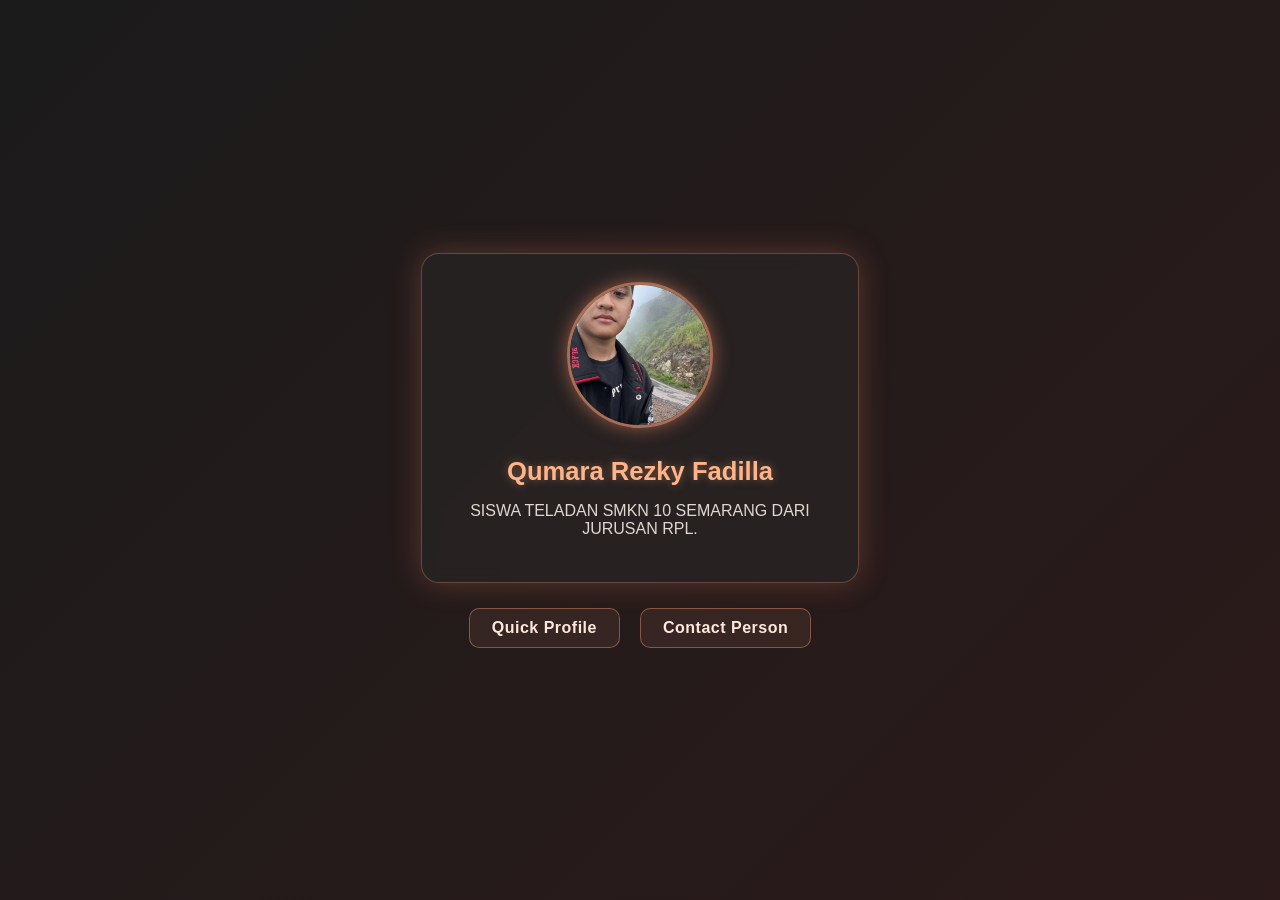
<file: index.html>
<!DOCTYPE html>
<html lang="id">
<head>
  <meta charset="UTF-8">
  <meta name="viewport" content="width=device-width, initial-scale=1.0">
  <title>Perkenalan Diri</title>
  <link rel="stylesheet" href="../css/test.css">
</head>
<body>
  <div class="card">
    <img src="images/kumartelomoyo.jpg" alt="profile photo">
    <h2>Qumara Rezky Fadilla</h2>
    <p>SISWA TELADAN SMKN 10 SEMARANG DARI JURUSAN RPL.</p>
  </div>

  <nav>
    <ul>
      <li><a href="about.html">Quick Profile</a></li>
      <li><a href="biodata.html">Contact Person</a></li>
    </ul>
  </nav>
</body>
</html>
</file>
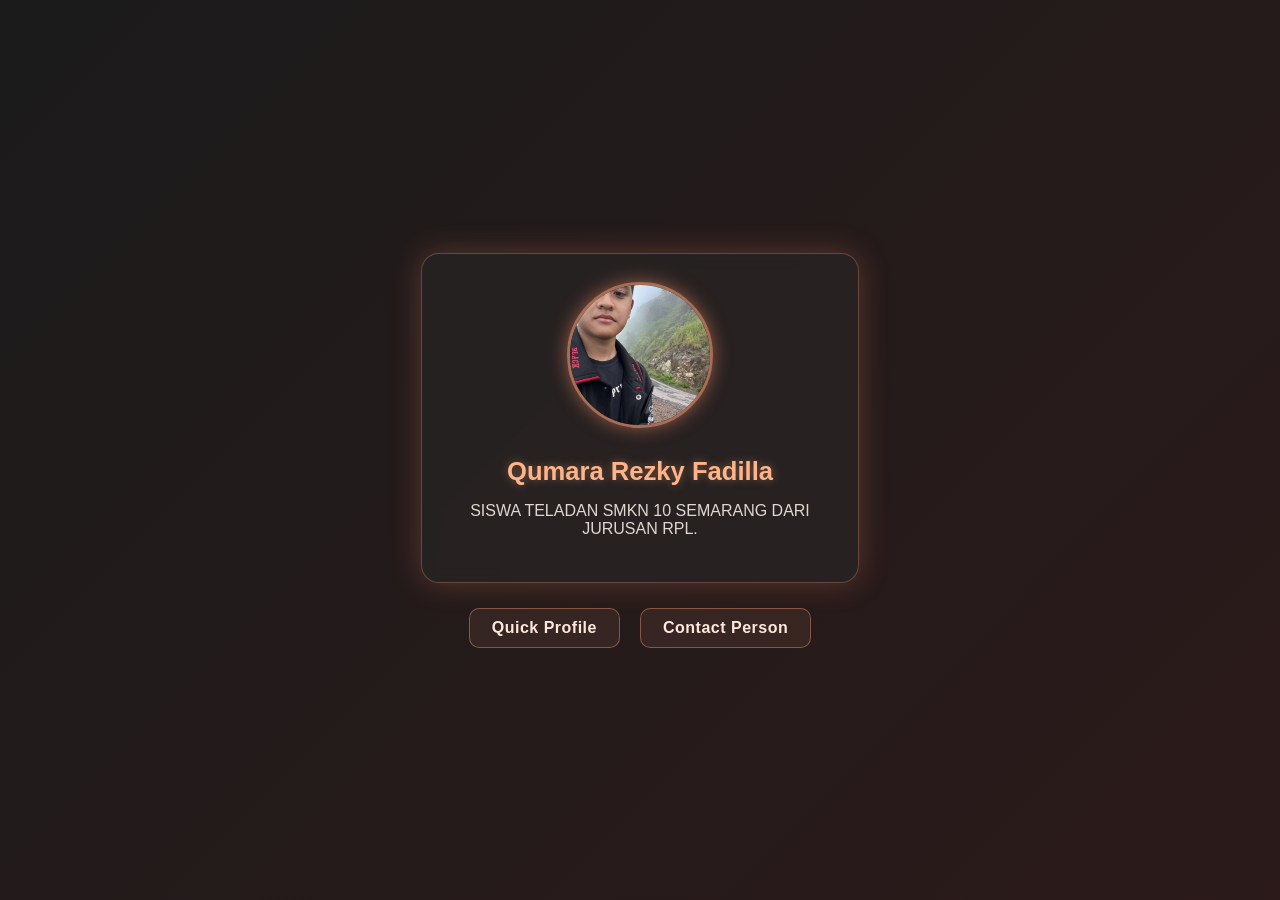
<file: html/index.html>
<!DOCTYPE html>
<html lang="id">
<head>
  <meta charset="UTF-8">
  <meta name="viewport" content="width=device-width, initial-scale=1.0">
  <title>Perkenalan Diri</title>
  <link rel="stylesheet" href="../css/test.css">
</head>
<body>
  <div class="card">
    <img src="../images/kumartelomoyo.jpg" alt="profile photo">
    <h2>Qumara Rezky Fadilla</h2>
    <p>SISWA TELADAN SMKN 10 SEMARANG DARI JURUSAN RPL.</p>
  </div>

  <nav>
    <ul>
      <li><a href="about.html">Quick Profile</a></li>
      <li><a href="biodata.html">Contact Person</a></li>
    </ul>
  </nav>
</body>
</html>
</file>
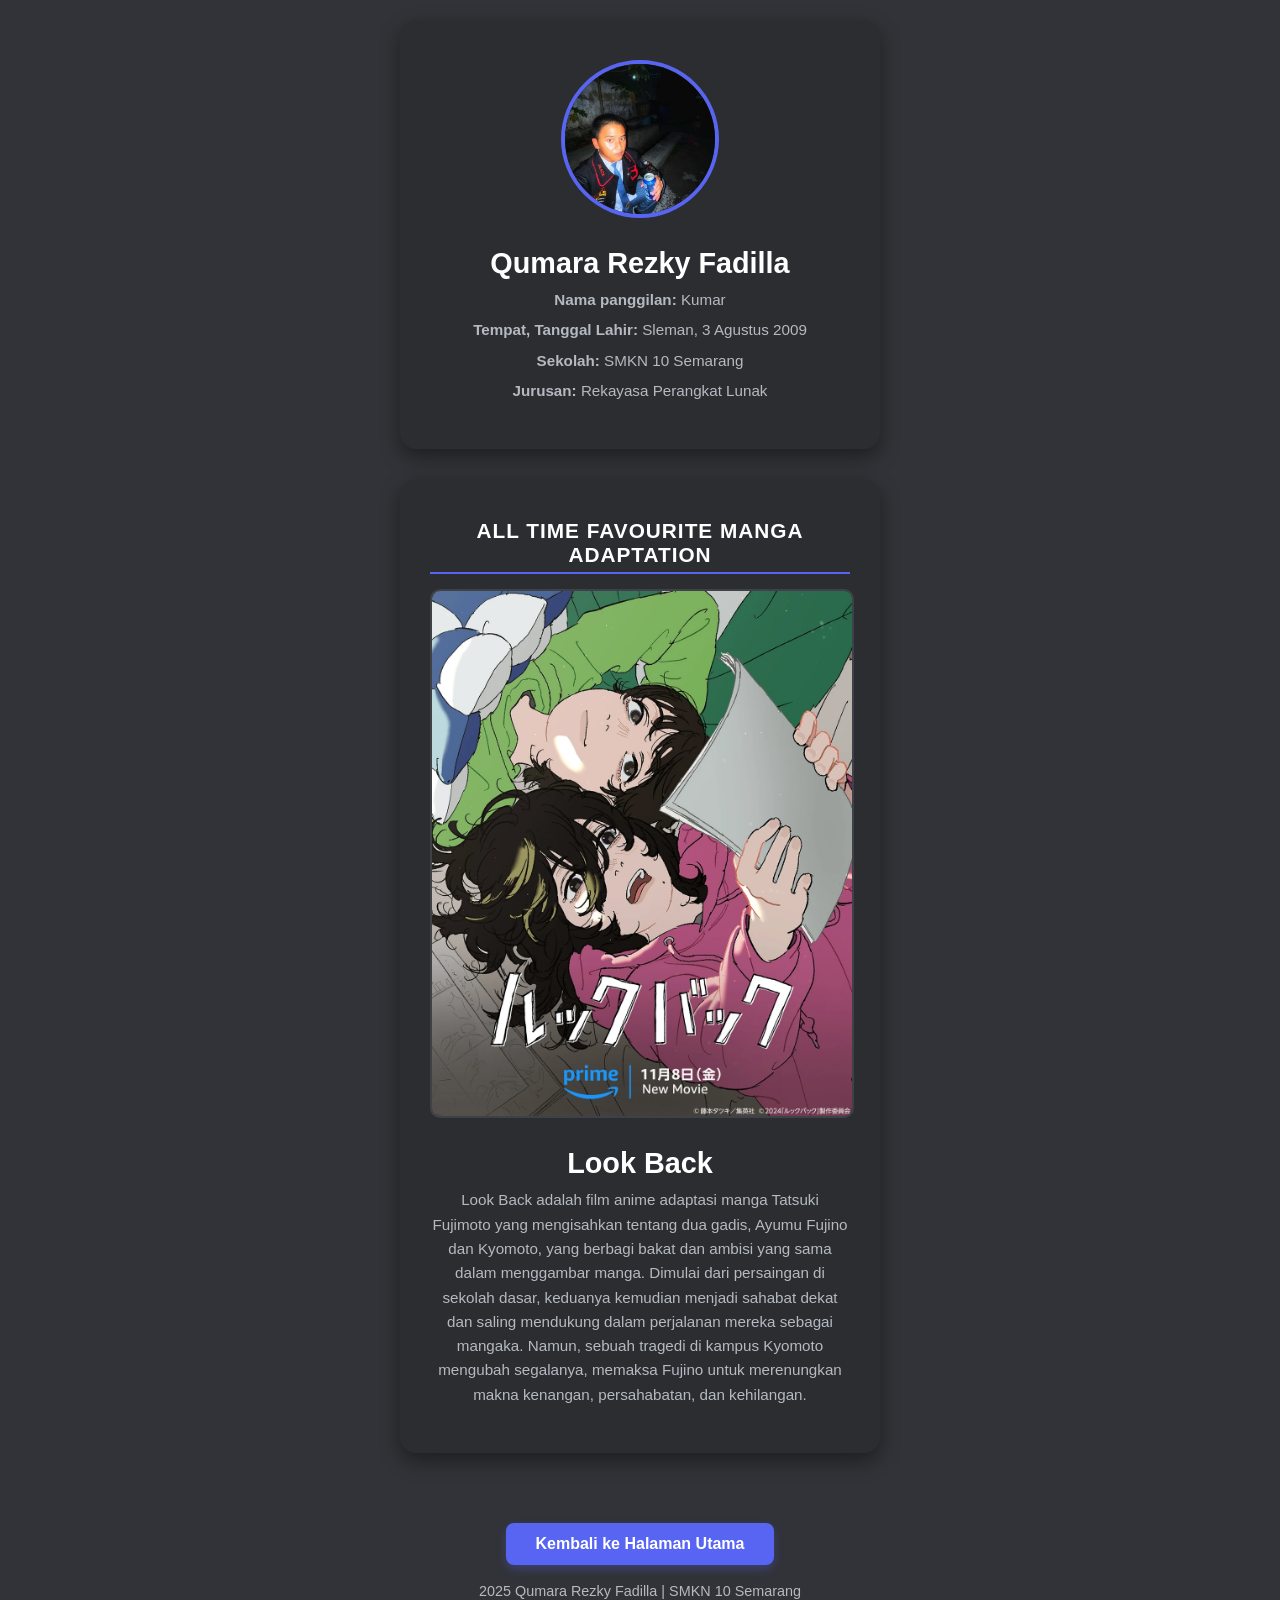
<file: about.html>
<!DOCTYPE html>
<html lang="id">
<head>
  <meta charset="UTF-8">
  <meta name="viewport" content="width=device-width, initial-scale=1.0">
  <title>Biografi - Qumara Rezky Fadilla</title>
  <link rel="stylesheet" href="../css/test3.css">

  
</head>

<body>
  <!-- Profile Card -->
  <div class="profile-card">
    <img src="images/kumar card.jpg" alt="Foto Profil Qumara Rezky Fadilla" class="profile-img">
    <h1>Qumara Rezky Fadilla</h1>
    <p><strong>Nama panggilan:</strong> Kumar</p>
    <p><strong>Tempat, Tanggal Lahir:</strong> Sleman, 3 Agustus 2009</p>
    <p><strong>Sekolah:</strong> SMKN 10 Semarang</p>
    <p><strong>Jurusan:</strong> Rekayasa Perangkat Lunak</p>
  </div>

  <!-- Manga Card -->
  <div class="manga-card">
    <div class="manga-header">All Time Favourite Manga Adaptation</div>
    <img src="images/poster.png" alt="Look Back Poster" class="manga-img">
    <h1>Look Back</h1>
    <p>
      Look Back adalah film anime adaptasi manga Tatsuki Fujimoto yang mengisahkan tentang dua gadis, Ayumu Fujino dan Kyomoto, 
      yang berbagi bakat dan ambisi yang sama dalam menggambar manga. Dimulai dari persaingan di sekolah dasar, 
      keduanya kemudian menjadi sahabat dekat dan saling mendukung dalam perjalanan mereka sebagai mangaka. 
      Namun, sebuah tragedi di kampus Kyomoto mengubah segalanya, memaksa Fujino untuk merenungkan makna kenangan, persahabatan, dan kehilangan.
    </p>
  </div>

  <!-- Footer -->
  <footer>
    <a href="index.html"><i class="fa-solid fa-house"></i> Kembali ke Halaman Utama</a>
    <p>2025 Qumara Rezky Fadilla | SMKN 10 Semarang</p>
  </footer>
</body>
</html>
</file>
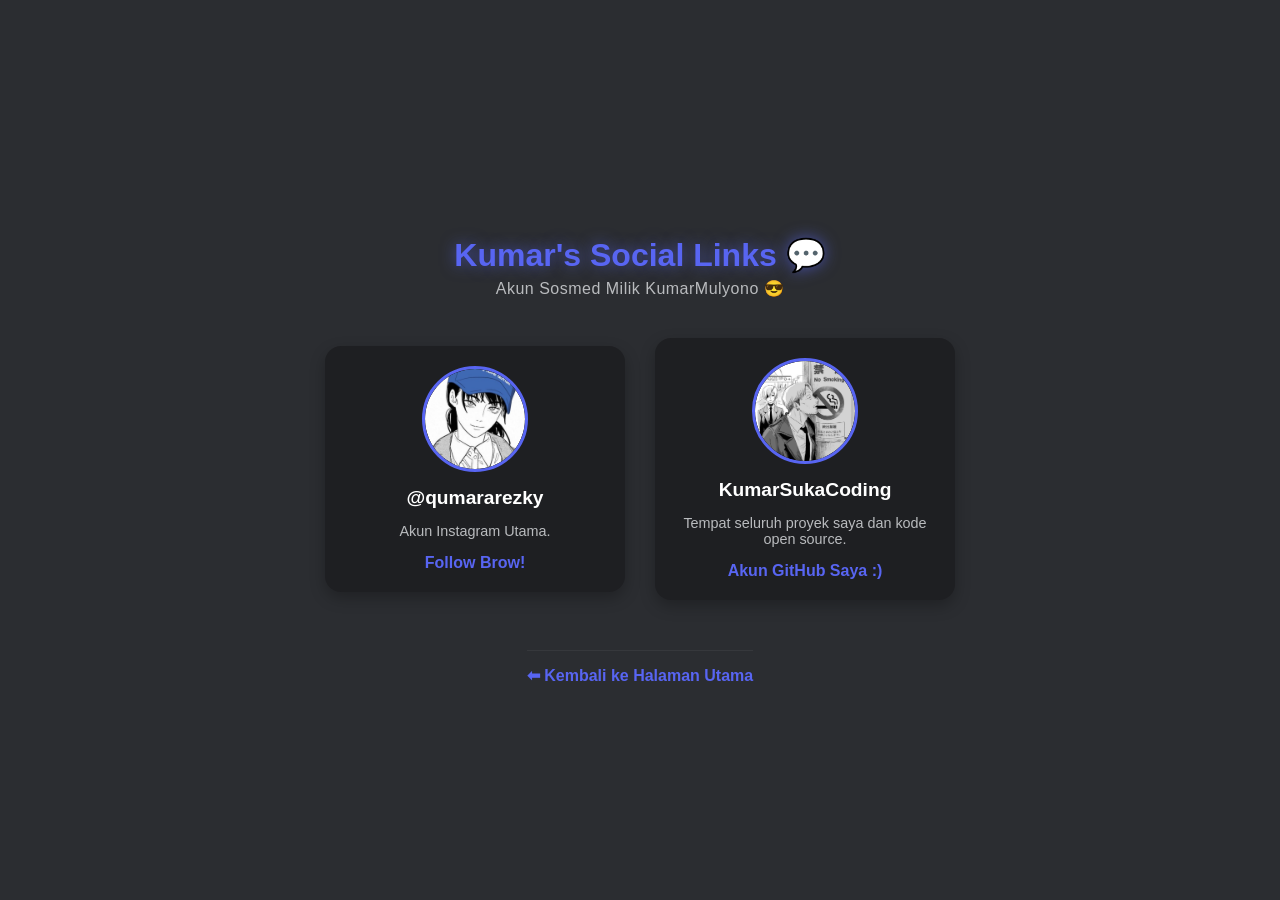
<file: biodata.html>
<!DOCTYPE html>
<html lang="id">
<head>
  <meta charset="UTF-8">
  <meta name="viewport" content="width=device-width, initial-scale=1.0">
  <title>Mulyono's Social Links 💬</title>
  <link rel="stylesheet" href="../css/test2.css">
</head>
<body>
  <header>
    <h1>Kumar's Social Links 💬</h1>
    <p>Akun Sosmed Milik KumarMulyono 😎</p>
  </header>

  <div class="container">
    <div class="card">
      <div class="avatar">
        <img src="images/kishibe.jpg" alt="GitHub">
      </div>
      <h3>KumarSukaCoding</h3>
      <p>Tempat seluruh proyek saya dan kode open source.</p>
      <a href="https://github.com/" target="_blank">Akun GitHub Saya :)</a>
    </div>

    <div class="card">
      <div class="avatar">
        <img src="images/asa.jpg" alt="Instagram">
      </div>
      <h3>@qumararezky</h3>
      <p>Akun Instagram Utama.</p>
      <a href="https://www.instagram.com/qumararezky/" target="_blank">Follow Brow!</a>
    </div>
  </div>

  <footer>
    <a href="index.html">⬅ Kembali ke Halaman Utama</a>
  </footer>
</body>
</html>
</file>
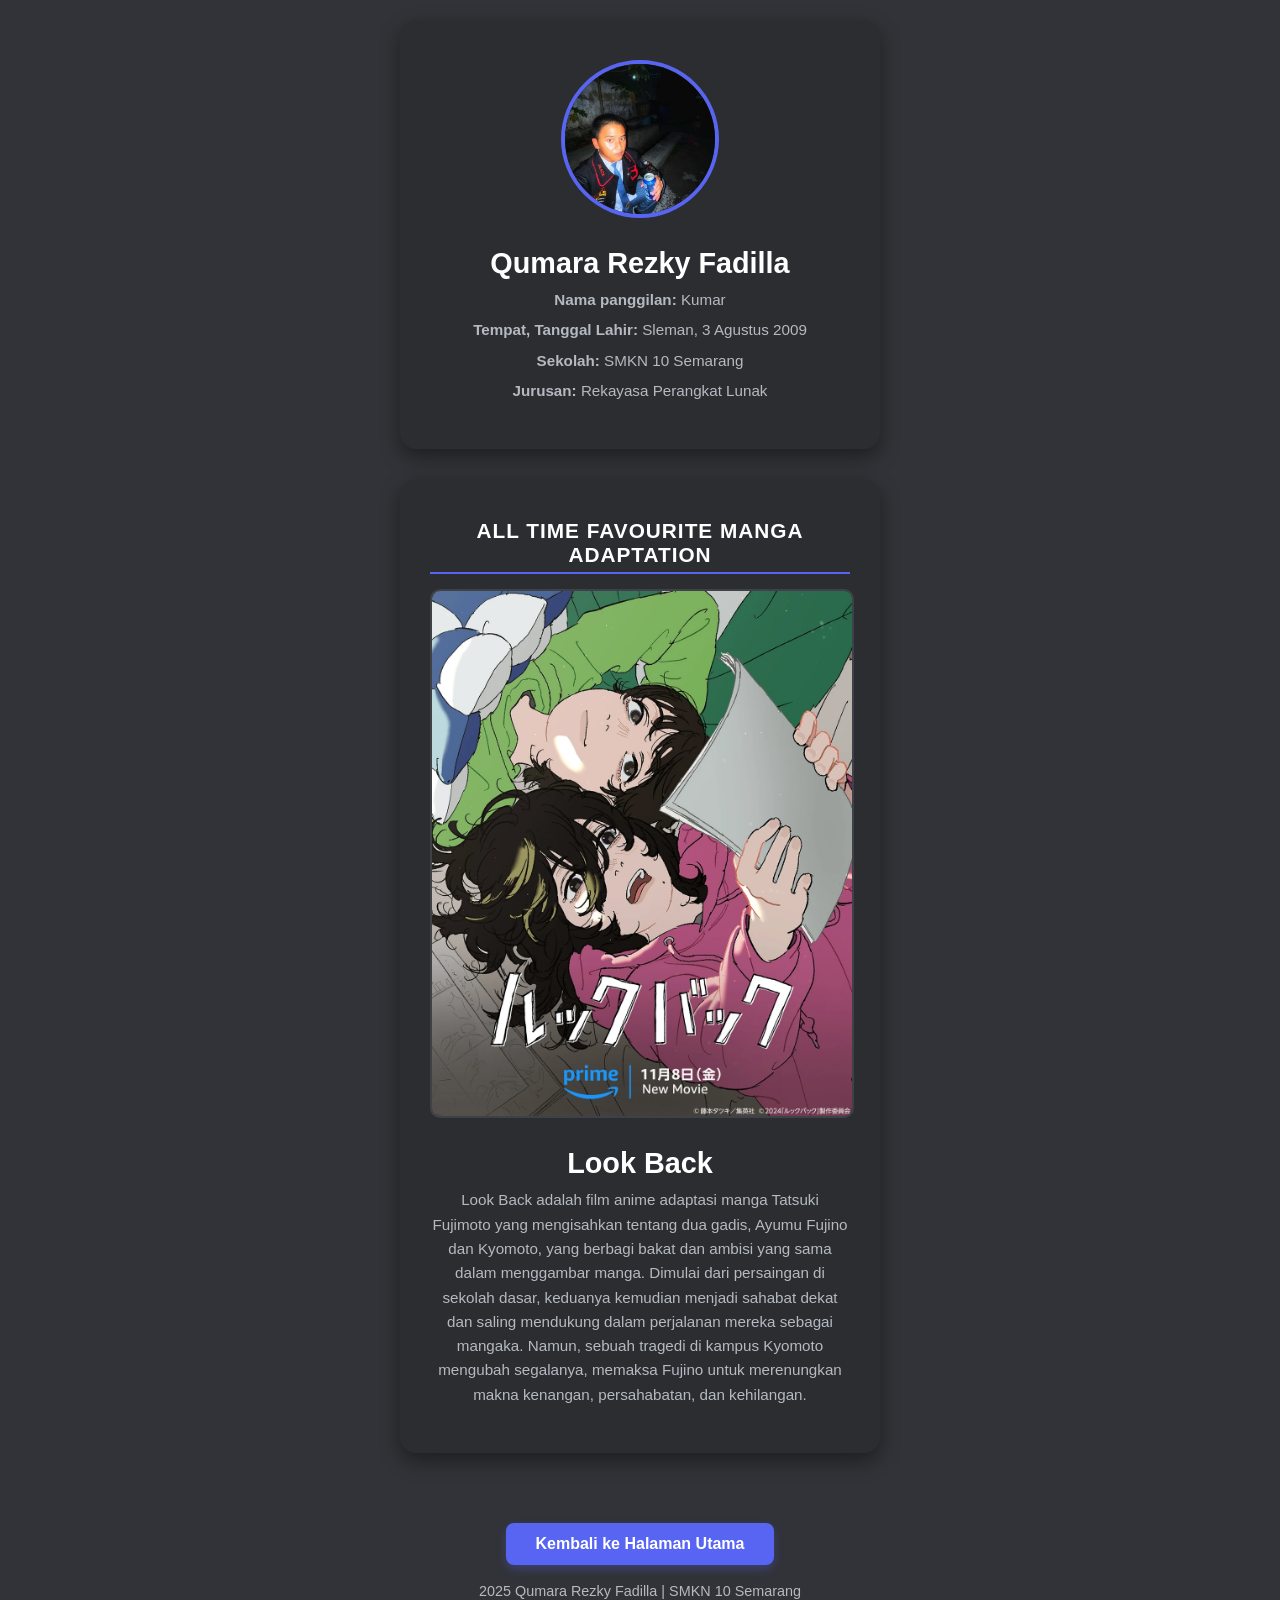
<file: html/about.html>
<!DOCTYPE html>
<html lang="id">
<head>
  <meta charset="UTF-8">
  <meta name="viewport" content="width=device-width, initial-scale=1.0">
  <title>Biografi - Qumara Rezky Fadilla</title>
  <link rel="stylesheet" href="../css/test3.css">

  
</head>

<body>
  <!-- Profile Card -->
  <div class="profile-card">
    <img src="../images/kumar card.jpg" alt="Foto Profil Qumara Rezky Fadilla" class="profile-img">
    <h1>Qumara Rezky Fadilla</h1>
    <p><strong>Nama panggilan:</strong> Kumar</p>
    <p><strong>Tempat, Tanggal Lahir:</strong> Sleman, 3 Agustus 2009</p>
    <p><strong>Sekolah:</strong> SMKN 10 Semarang</p>
    <p><strong>Jurusan:</strong> Rekayasa Perangkat Lunak</p>
  </div>

  <!-- Manga Card -->
  <div class="manga-card">
    <div class="manga-header">All Time Favourite Manga Adaptation</div>
    <img src="../images/poster.png" alt="Look Back Poster" class="manga-img">
    <h1>Look Back</h1>
    <p>
      Look Back adalah film anime adaptasi manga Tatsuki Fujimoto yang mengisahkan tentang dua gadis, Ayumu Fujino dan Kyomoto, 
      yang berbagi bakat dan ambisi yang sama dalam menggambar manga. Dimulai dari persaingan di sekolah dasar, 
      keduanya kemudian menjadi sahabat dekat dan saling mendukung dalam perjalanan mereka sebagai mangaka. 
      Namun, sebuah tragedi di kampus Kyomoto mengubah segalanya, memaksa Fujino untuk merenungkan makna kenangan, persahabatan, dan kehilangan.
    </p>
  </div>

  <!-- Footer -->
  <footer>
    <a href="index.html"><i class="fa-solid fa-house"></i> Kembali ke Halaman Utama</a>
    <p>2025 Qumara Rezky Fadilla | SMKN 10 Semarang</p>
  </footer>
</body>
</html>
</file>
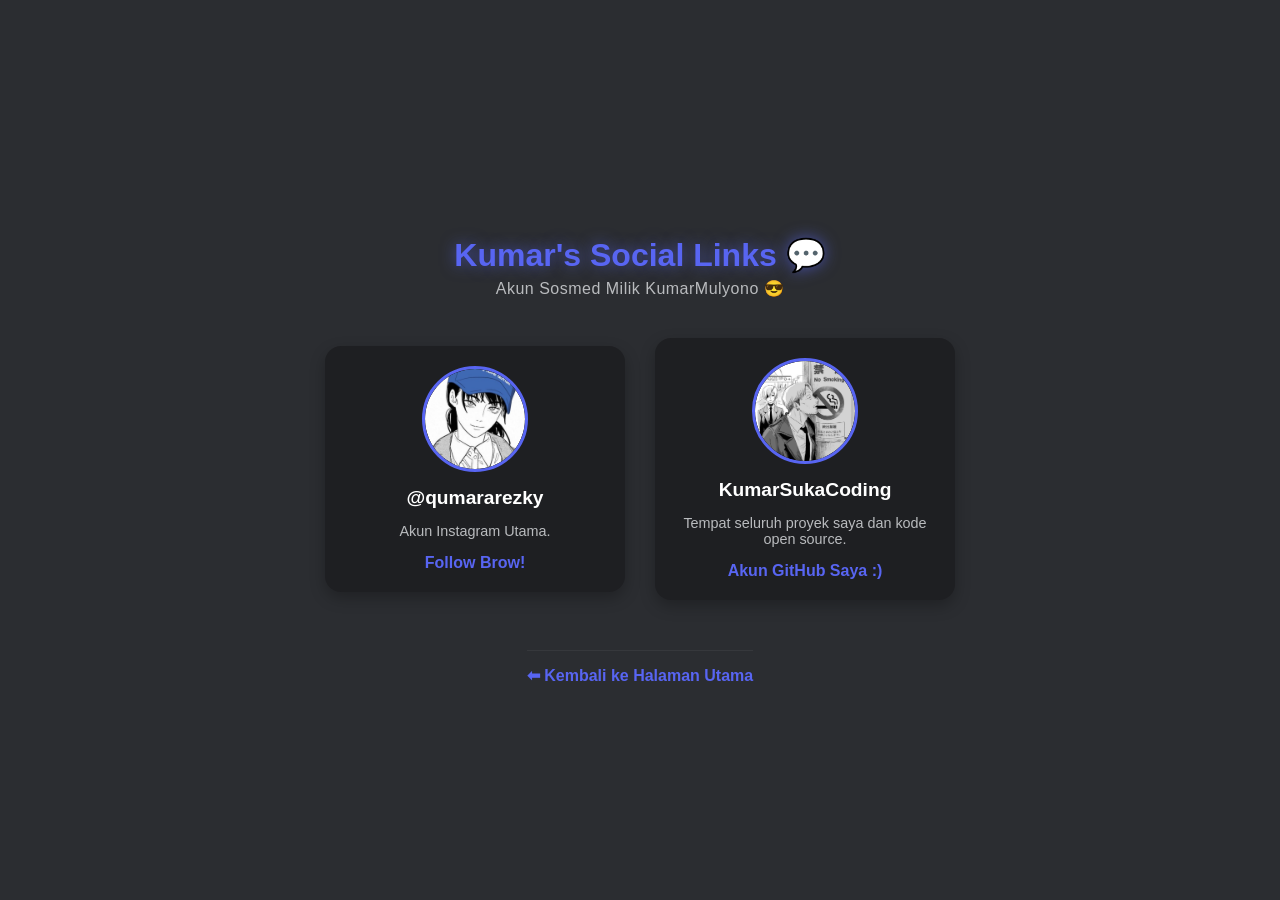
<file: html/biodata.html>
<!DOCTYPE html>
<html lang="id">
<head>
  <meta charset="UTF-8">
  <meta name="viewport" content="width=device-width, initial-scale=1.0">
  <title>Mulyono's Social Links 💬</title>
  <link rel="stylesheet" href="../css/test2.css">
</head>
<body>
  <header>
    <h1>Kumar's Social Links 💬</h1>
    <p>Akun Sosmed Milik KumarMulyono 😎</p>
  </header>

  <div class="container">
    <div class="card">
      <div class="avatar">
        <img src="../images/kishibe.jpg" alt="GitHub">
      </div>
      <h3>KumarSukaCoding</h3>
      <p>Tempat seluruh proyek saya dan kode open source.</p>
      <a href="https://github.com/" target="_blank">Akun GitHub Saya :)</a>
    </div>

    <div class="card">
      <div class="avatar">
        <img src="../images/asa.jpg" alt="Instagram">
      </div>
      <h3>@qumararezky</h3>
      <p>Akun Instagram Utama.</p>
      <a href="https://www.instagram.com/qumararezky/" target="_blank">Follow Brow!</a>
    </div>
  </div>

  <footer>
    <a href="index.html">⬅ Kembali ke Halaman Utama</a>
  </footer>
</body>
</html>
</file>
<file: css/test.css>
/* ==== STYLE DASAR ==== */
    body {
      margin: 0;
      padding: 0;
      font-family: 'Poppins', sans-serif;
      background: linear-gradient(135deg, #1b1b1b, #2c1a1a, #3d2b2b);
      background-size: 200% 200%;
      animation: gradientShift 10s ease infinite;
      color: #f4f1ee;
      display: flex;
      flex-direction: column;
      align-items: center;
      justify-content: center;
      min-height: 100vh;
      text-align: center;
    }

    /* Animasi lembut gradasi */
    @keyframes gradientShift {
      0% { background-position: 0% 50%; }
      50% { background-position: 100% 50%; }
      100% { background-position: 0% 50%; }
    }

    /* ==== CARD PROFIL ==== */
    .card {
      background: rgba(40, 35, 35, 0.8);
      border-radius: 18px;
      padding: 28px;
      width: 90%;
      max-width: 380px;
      box-shadow: 0 0 30px rgba(255, 140, 100, 0.25);
      backdrop-filter: blur(8px);
      border: 1px solid rgba(255, 160, 120, 0.3);
      transition: transform 0.3s ease, box-shadow 0.3s ease;
    }

    .card:hover {
      transform: translateY(-6px);
      box-shadow: 0 0 40px rgba(255, 160, 120, 0.45);
    }

    .card img {
      width: 140px;
      height: 140px;
      border-radius: 50%;
      object-fit: cover;
      border: 3px solid rgba(255, 160, 120, 0.6);
      box-shadow: 0 0 18px rgba(255, 150, 110, 0.5);
      margin-bottom: 15px;
    }

    .card h2 {
      font-size: 1.6rem;
      margin: 10px 0 5px;
      color: #ffb38a;
      text-shadow: 0 0 10px rgba(255, 180, 120, 0.4);
    }

    .card p {
      font-size: 1rem;
      color: #e0d6d2;
    }

    /* ==== NAV MENU ==== */
    nav ul {
      list-style: none;
      padding: 0;
      margin: 25px 0 0;
      display: flex;
      justify-content: center;
      flex-wrap: wrap;
      gap: 20px;
    }

    nav ul li {
      background: rgba(255, 180, 140, 0.08);
      border: 1px solid rgba(255, 160, 120, 0.4);
      border-radius: 10px;
      padding: 10px 22px;
      transition: 0.3s ease;
    }

    nav ul li:hover {
      background: linear-gradient(45deg, #ff9b6a, #ffc38a);
      box-shadow: 0 0 20px rgba(255, 170, 120, 0.6);
      transform: scale(1.06);
    }

    nav ul li a {
      color: #ffe7dc;
      text-decoration: none;
      font-weight: 600;
      font-size: 1rem;
      letter-spacing: 0.5px;
      display: block;
    }

    nav ul li:hover a {
      color: #3a2a28;
    }

    /* ==== RESPONSIF ==== */
    @media (max-width: 600px) {
      .card {
        width: 95%;
        padding: 20px;
      }
      .card img {
        width: 120px;
        height: 120px;
      }
      nav ul li {
        padding: 8px 15px;
      }
    }
</file>
<file: css/test3.css>
/* ==== TEMA DISCORD DARK MODE ==== */
    body {
      margin: 0;
      min-height: 100vh;
      display: flex;
      flex-direction: column;
      justify-content: center;
      align-items: center;
      font-family: 'Poppins', sans-serif;
      background-color: #313338;
      color: #dcddde;
      text-align: center;
      padding: 20px;
    }

    /* ==== CARD ==== */
    .profile-card, .manga-card {
      background: #2b2d31;
      border-radius: 16px;
      padding: 40px 30px;
      width: 90%;
      max-width: 420px;
      box-shadow: 0 8px 20px rgba(0, 0, 0, 0.4);
      transition: transform 0.3s ease, box-shadow 0.3s ease;
      margin-bottom: 30px;
    }

    .profile-card:hover, .manga-card:hover {
      transform: translateY(-5px);
      box-shadow: 0 0 25px rgba(88, 101, 242, 0.25);
    }

    /* ==== FOTO PROFIL ==== */
    .profile-img {
      width: 150px;
      aspect-ratio: 1/1;
      border-radius: 50%;
      object-fit: cover;
      object-position: center;
      border: 4px solid #5865f2;
      margin-bottom: 15px;
      transition: transform 0.3s ease, border-color 0.3s ease;
    }

    .profile-card:hover .profile-img {
      transform: scale(1.05);
      border-color: #7983f5;
    }

    /* ==== TEKS ==== */
    h1 {
      font-size: 1.8rem;
      margin-top: 10px;
      margin-bottom: 8px;
      color: #ffffff;
    }

    p {
      font-size: 0.95rem;
      color: #b5bac1;
      line-height: 1.6;
      margin: 6px 0;
    }

    .manga-header {
      font-size: 1.3rem;
      font-weight: 600;
      color: #ffffff;
      text-transform: uppercase;
      letter-spacing: 1px;
      margin-bottom: 15px;
      border-bottom: 2px solid #5865f2;
      display: inline-block;
      padding-bottom: 5px;
    }

    /* ==== GAMBAR MANGA ==== */
    .manga-img {
      width: 100%;
      border-radius: 10px;
      object-fit: cover;
      margin-bottom: 15px;
      border: 2px solid #3e4147;
      transition: transform 0.3s ease, border-color 0.3s ease;
    }

    .manga-card:hover .manga-img {
      transform: scale(1.03);
      border-color: #5865f2;
    }

    /* ==== FOOTER ==== */
    footer {
      margin-top: 40px;
      text-align: center;
    }

    footer a {
      text-decoration: none;
      color: #ffffff;
      background: #5865f2;
      padding: 12px 30px;
      border-radius: 8px;
      font-weight: 600;
      box-shadow: 0 4px 10px rgba(88, 101, 242, 0.3);
      transition: background 0.3s ease, transform 0.3s ease;
      display: inline-block;
    }

    footer a:hover {
      background: #4752c4;
      transform: translateY(-3px);
    }

    footer p {
      margin-top: 15px;
      font-size: 0.9rem;
      color: #b5bac1;
    }

    /* ==== RESPONSIF ==== */
    @media (max-width: 500px) {
      .profile-card, .manga-card {
        padding: 30px 20px;
      }

      h1 {
        font-size: 1.6rem;
      }

      .profile-img {
        width: 120px;
      }

      .manga-header {
        font-size: 1.1rem;
      }

      footer a {
        padding: 10px 25px;
      }
    }
</file>
<file: css/test2.css>
body {
      margin: 0;
      font-family: 'Poppins', sans-serif;
      display: flex;
      flex-direction: column;
      justify-content: center;
      align-items: center;
      min-height: 100vh;
      background: #2b2d31; /* Discord dark background */
      color: #dcddde;
    }

    header {
      text-align: center;
      margin-bottom: 40px;
      animation: fadeIn 1s ease-in-out;
    }

    header h1 {
      color: #5865f2;
      font-size: 2rem;
      margin-bottom: 5px;
      text-shadow: 0 0 15px rgba(88, 101, 242, 0.6);
    }

    header p {
      color: #b9bbbe;
      font-size: 1rem;
      margin: 0;
      letter-spacing: 0.5px;
    }

    @keyframes fadeIn {
      from { opacity: 0; transform: translateY(-10px); }
      to { opacity: 1; transform: translateY(0); }
    }

    .container {
      display: flex;
      flex-direction: row-reverse;
      gap: 30px;
      flex-wrap: wrap;
      justify-content: center;
      align-items: center;
    }

    .card {
      background: #1e1f22;
      border-radius: 16px;
      box-shadow: 0 6px 15px rgba(0, 0, 0, 0.25);
      padding: 20px;
      width: 260px;
      text-align: center;
      transition: transform 0.3s ease, box-shadow 0.3s ease;
    }

    .card:hover {
      transform: translateY(-8px);
      box-shadow: 0 0 25px rgba(88, 101, 242, 0.4);
    }

    .avatar {
      width: 100px;
      height: 100px;
      margin: 0 auto 15px;
      border-radius: 50%;
      overflow: hidden;
      border: 3px solid #5865f2;
    }

    .avatar img {
      width: 100%;
      height: 100%;
      object-fit: cover;
      border-radius: 50%;
    }

    .card h3 {
      margin: 10px 0 5px;
      font-size: 1.2em;
      color: #fff;
    }

    .card p {
      color: #b9bbbe;
      font-size: 0.9em;
      margin-bottom: 15px;
    }

    .card a {
      text-decoration: none;
      color: #5865f2;
      font-weight: bold;
      transition: color 0.3s;
    }

    .card a:hover {
      color: #7289da;
    }

    footer {
      margin-top: 50px;
      text-align: center;
      border-top: 1px solid rgba(255, 255, 255, 0.05);
      padding-top: 15px;
    }

    footer a {
      text-decoration: none;
      color: #5865f2;
      font-weight: bold;
      font-size: 1em;
      transition: color 0.3s;
    }

    footer a:hover {
      color: #7289da;
    }

    /* Responsif */
    @media (max-width: 600px) {
      header h1 {
        font-size: 1.6rem;
      }

      .container {
        flex-direction: column;
        gap: 20px;
      }

      .card {
        width: 90%;
      }
    }
</file>
